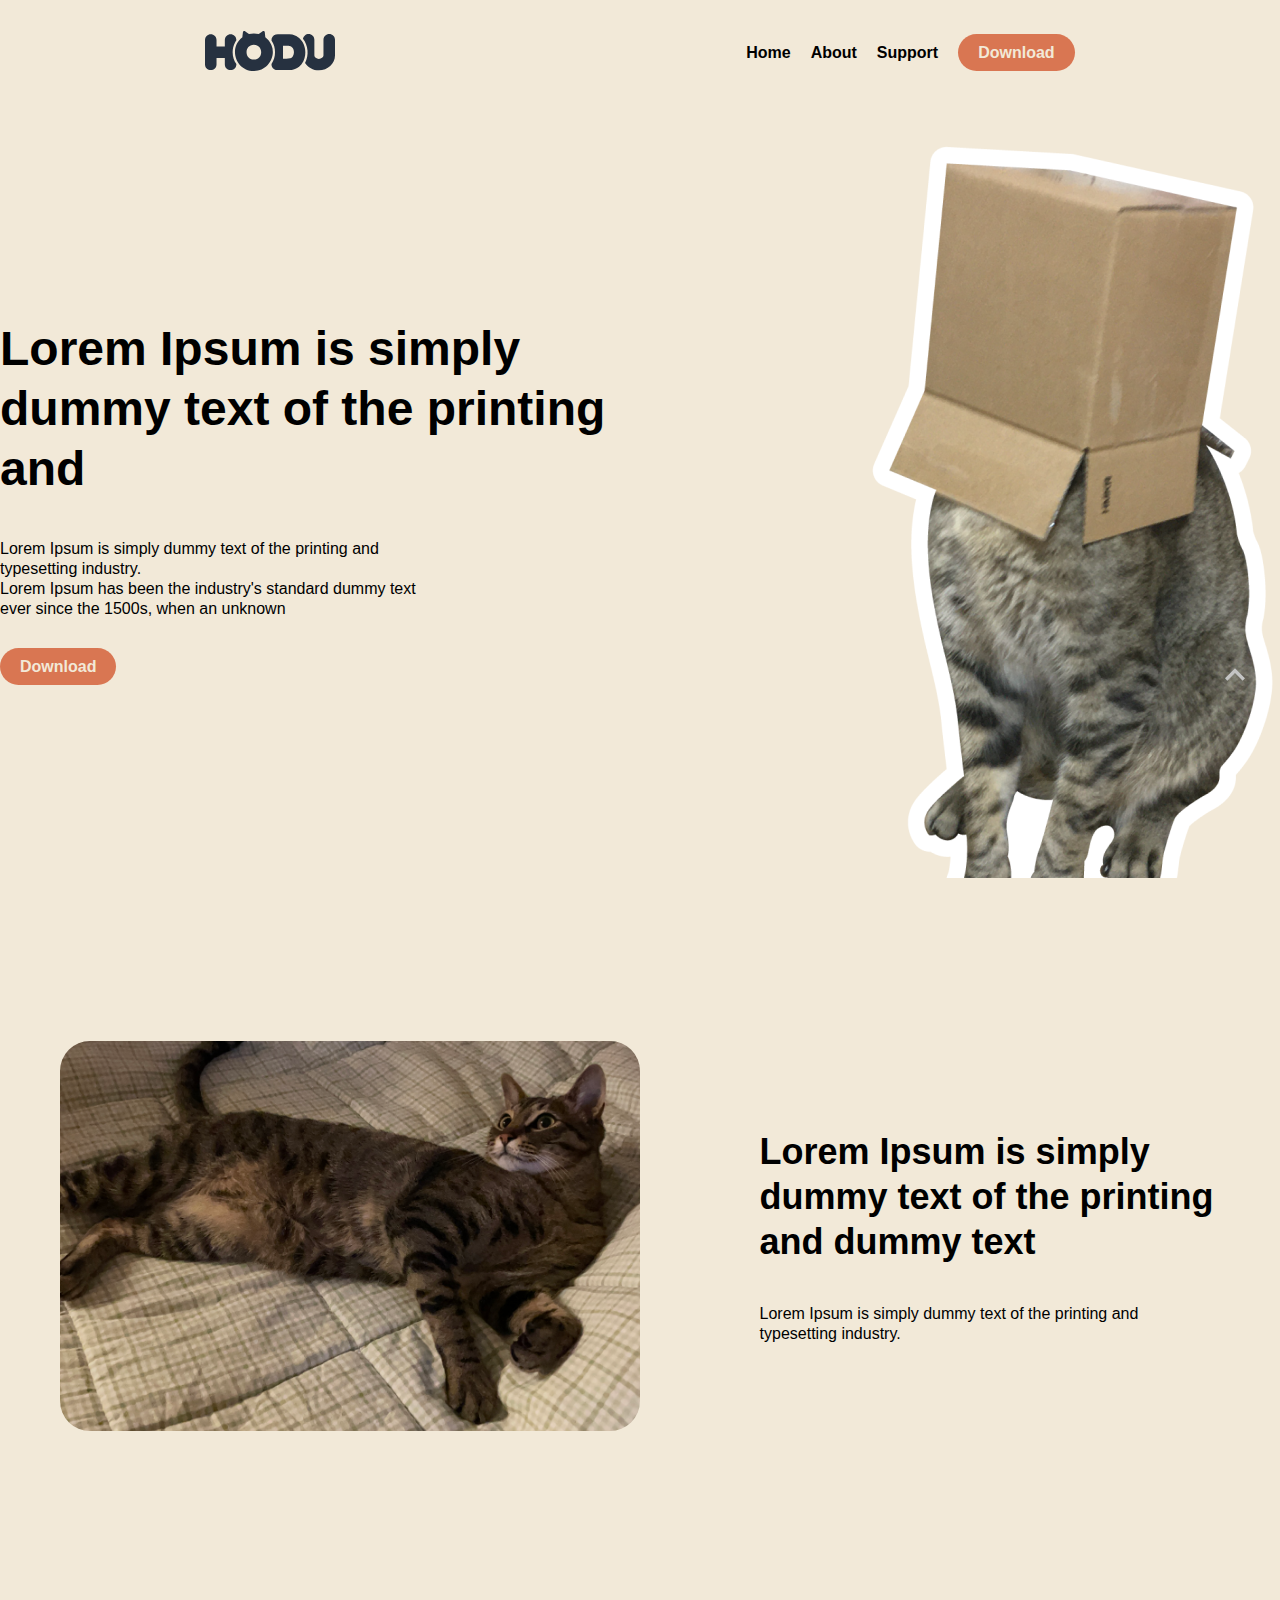
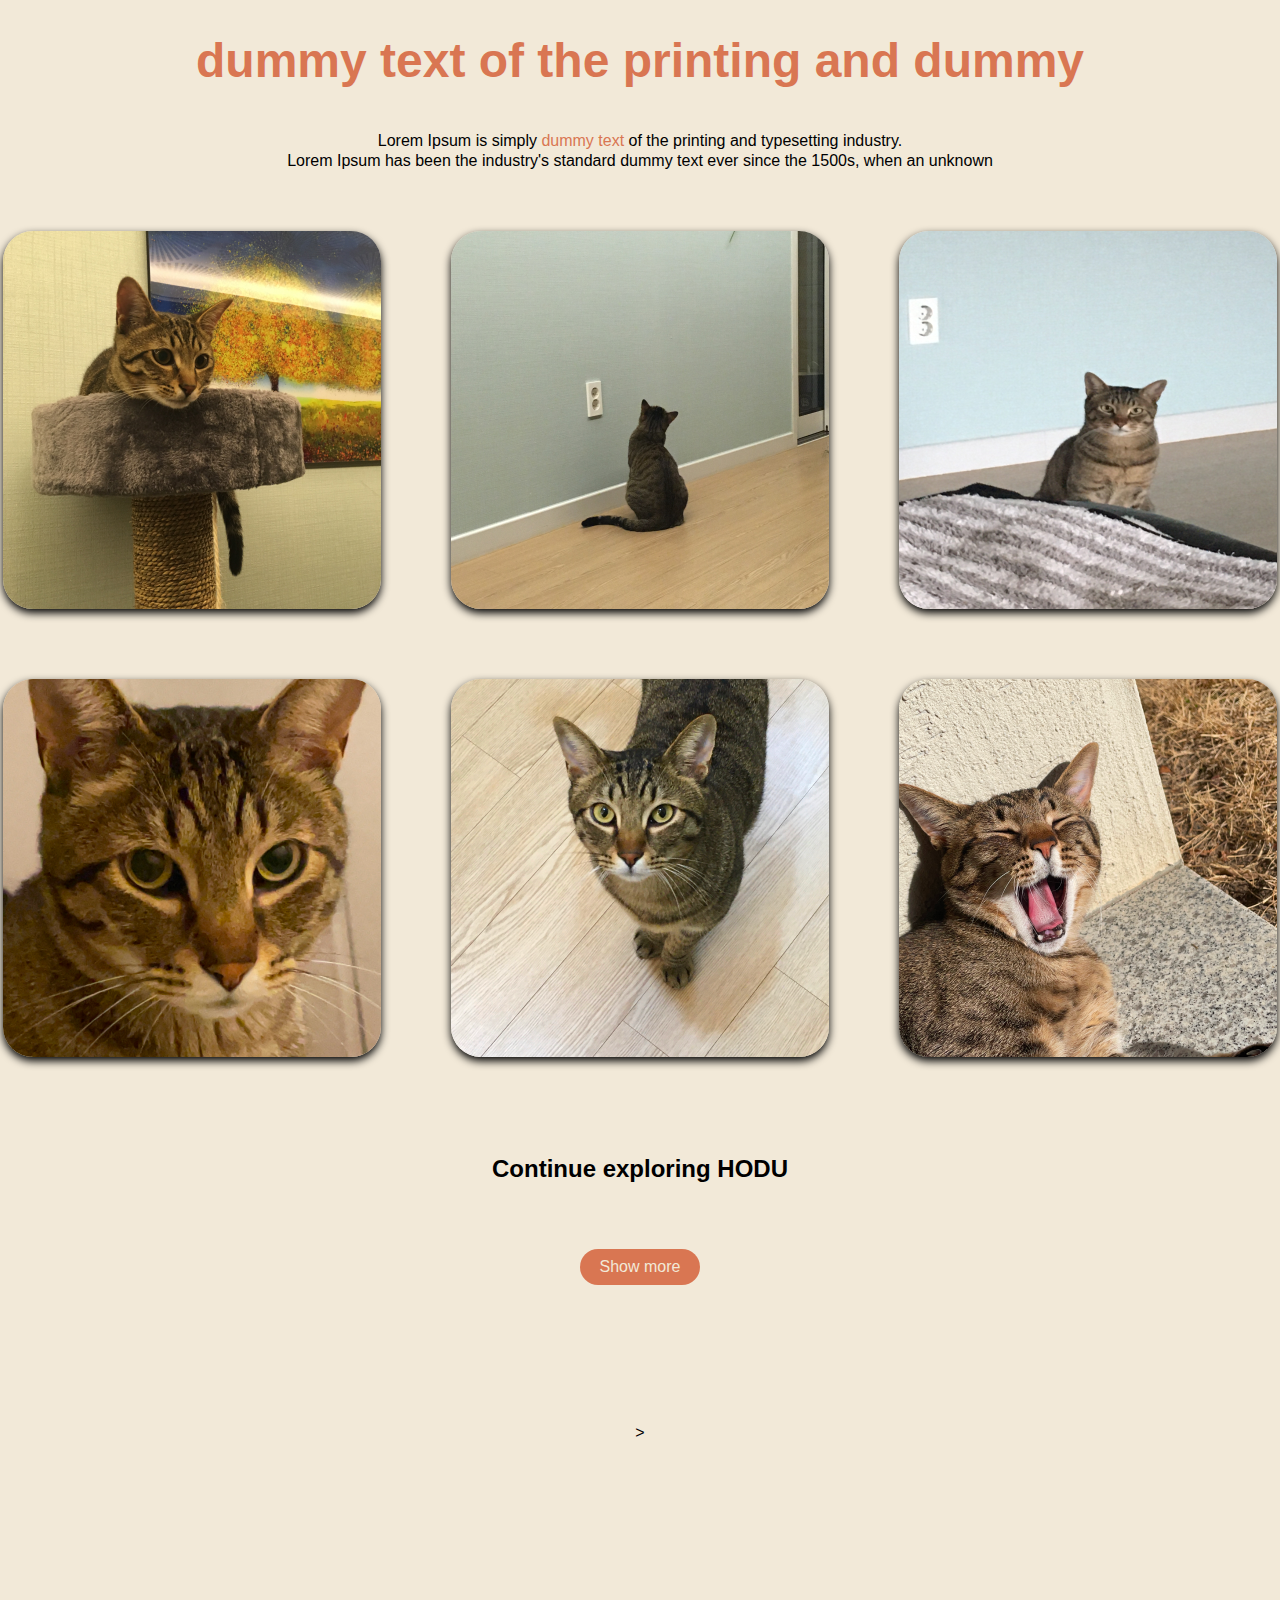
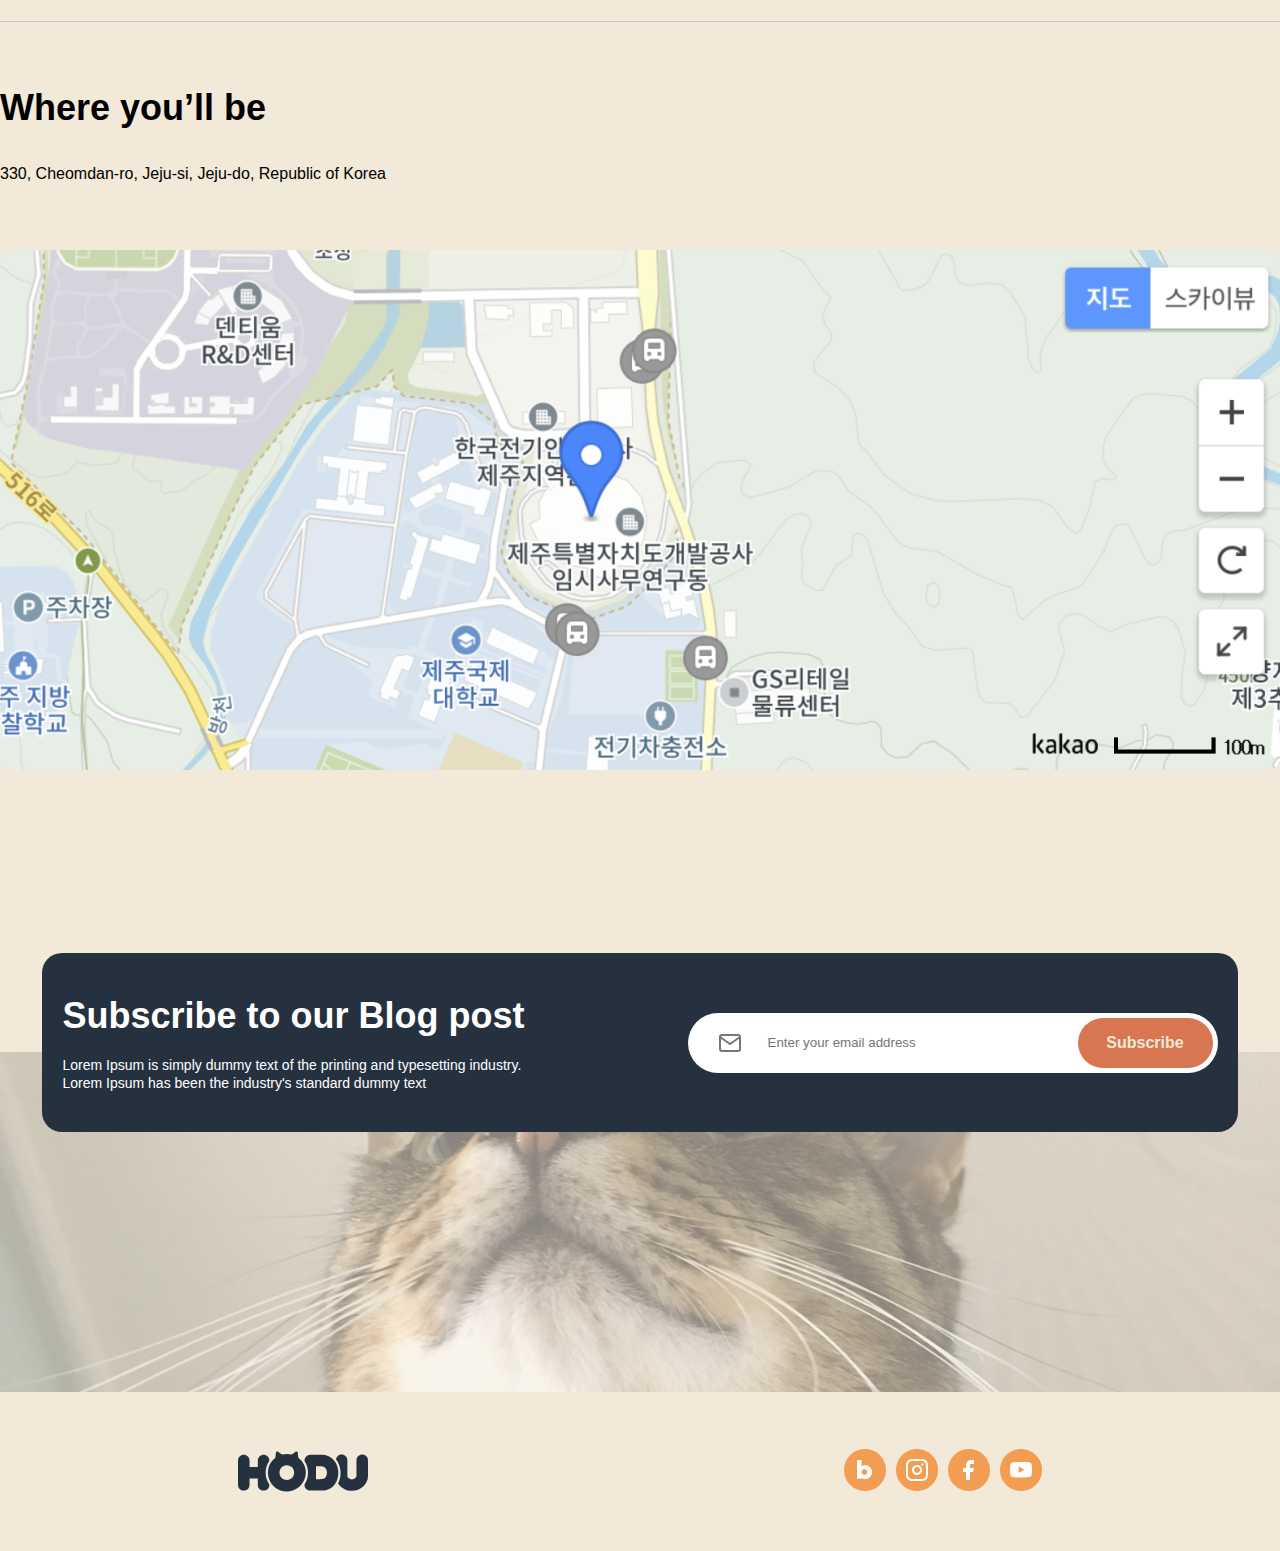
<file: index.html>
<!DOCTYPE html>
<html lang="ko">
<head>
    <meta charset="UTF-8">
    <meta name="viewport" content="width=device-width, initial-scale=1.0">
    <title>HODU</title>
    <link rel="stylesheet" href="./reset.css">
    <link rel="stylesheet" href="./style.css">
    <script src="./script.js"></script>
</head>
<body>
    <!-- 헤더 부분 -->
        <header id="head-line">
            <div class="head-nav">
                <h1>
                    <img src="images/Logo-fin.svg" alt="HODU Logo" id="navbar-logo">
                </h1>
                <nav>
                    <ul>
                        <li><a href="#">Home</a></li>
                        <li><a href="#">About</a></li>
                        <li><a href="#">Support</a></li>
                        <li><a href="#" class="btn-form">Download</a></li>
                    </ul>
                </nav>
            </div>
        </header>
    
    <!-- 메인 부분 -->
    <main>
        <!-- 메인 이미지 -->
        <section class="boxcat">
            <div class="boxcat-content">
                <h2>Lorem Ipsum is simply<br>
                    dummy text of the printing and
                </h2>
                <p>Lorem Ipsum is simply dummy text of the printing and<br>
                    typesetting industry. <br>
                    Lorem Ipsum has been the industry's standard dummy text<br>
                    ever since the 1500s, when an unknown
                </p>
                <a href="#" class="btn-form">Download</a>
            </div>
            <div class="boxcat-image">
                <img src="./images/myo.png" alt="Cat with a Box on Head">
            </div>
        </section>
    
        <!-- 컨텐츠 부분 1 -->
        <section class="content">
            <img src="./images/img2.jpg" class="content-image" alt="Cat laying on bed">
            <div class="content-text">
                <h2>Lorem Ipsum is simply<br>
                    dummy text of the printing<br>
                    and dummy text</h2>
                <p>Lorem Ipsum is simply dummy text of the printing and typesetting industry.</p>
            </div>
        </section>
        
        <!-- 컨텐츠 부분 2 -->
        <!-- grid 형태 사진 갤러리 -->
        <section class="gallery">
            <h2>dummy text of the printing and dummy</h2>
            <p>Lorem Ipsum is simply <span class="highlight">dummy text</span> of the printing and typesetting industry.<br>
                Lorem Ipsum has been the industry's standard dummy text ever since the 1500s, when an unknown
            </p>
            <div class="gallery-grid">
                <img src="./images/img3.jpg" class="inner-cat" alt="Cat 1">
                <img src="./images/img4.jpg" class="inner-cat" alt="Cat 2">
                <img src="./images/img5.jpg" class="inner-cat" alt="Cat 3">
                <img src="./images/img6.png" class="inner-cat" alt="Cat 4">
                <img src="./images/img7.png" class="inner-cat" alt="Cat 5">
                <img src="./images/img8.png" class="inner-cat" alt="Cat 6">
            </div>
            <div class="gallery-cont">
                <h3>Continue exploring HODU</h3>
                <a href="#" class="show-more-btn">Show more</a>
            </div>
        </section>
    
    <!-- 컨텐츠 부분 3 -->>
    <!-- map 부분, API를 연결하지 못했고 사진으로 첨부 -->
        <section class="map">
            <h2>Where you’ll be</h2>
            <p>330, Cheomdan-ro, Jeju-si, Jeju-do, Republic of Korea</p>
            <div class="map-img">
                <img src="./images/mapimg.png" alt="Map Location">
            </div>
        </section>
        
        
        <!-- 컨텐츠 부분 4 -->
        <!-- 구독 기능 부분, 모달창 기능 구현은 아직 X -->
        <article class="subscribe-box">
            <div class="sub-text-box">
                <h2>Subscribe to our Blog post</h2>
                <p>Lorem Ipsum is simply dummy text of the printing and typesetting industry.<br>
                    Lorem Ipsum has been the industry's standard dummy text </p>
            </div>
            

            <form class="subscribe" id="modal">
                <input placeholder="Enter your email address" type="email" class="subscribe-input" id="input-email">
                <button type="submit" onclick="validateEmail()" class="btn-form">Subscribe</button>
            </form>
        </article>
    </main>

    <!-- footer 부분 -->
    <footer>
        <div class="footer-bg-img">
            <img src="images/img1.jpg" alt="Footer Image">
        </div>
        <div class="footer-content">
            <img src="images/Logo-fin.svg" alt="Footer Logo">
            <div class="social-icons">
                <a href="#"><img src="./images/icon-blog.png" alt="Blog"></a>
                <a href="#"><img src="./images/icon-insta.png" alt="Instagram"></a>
                <a href="#"><img src="./images/icon-facebook.png" alt="Facebook"></a>
                <a href="#"><img src="./images/icon-youtube.png" alt="YouTube"></a>
            </div>
        </div>
    </footer>
    
    <!-- 최상단 바로 가기 버튼 -->
    <a href="#top" class="top"><img src="./images/keyboard_arrow_up.svg"></a>
</body>
</html>
</file>
<file: style.css>
html {
    scroll-behavior: smooth;
}

body {
    padding: 0;
    margin: 0;
    font-family: 'Pretendard', sans-serif;
    background-color:#F2E9D8;
    color: #000000;
}

header {
    display: flex;
    max-height: 102px;
    flex-direction: column;
    background-color: #F2E9D8;
}

.head-nav {
    display: flex;
    align-items: center;
    justify-content: space-around;
    margin-top: 31px;
    margin-bottom: 31px;
}

header nav ul {
    display: flex;
    align-items: center;
    gap: 20px;
}

header div nav ul li a {
    text-decoration: none;
    color: #000;
    font-weight: bold;
}

main {
    display: flex;
    flex-direction: column;
    align-items: center;
    gap: 100px;
}

#head-line {
    transition: top 0.3s;
    position: fixed;
    width: 100%;
    top: 0;
	z-index: 100;
    background-color:#F2E9D8;
}

.btn-form {
    background-color: #D97652;
    color: #F2E9D8;
    padding: 10px 20px;
    font-weight: 700;
    border-radius: 40px;
    text-decoration: none;
    cursor: pointer;
}

.boxcat {
    display: flex;
    justify-content: center;
    align-items: center;
    background-color:#F2E9D8;
    flex-direction: row;
    max-height: 800px;
    margin-top: 112px;
    gap: 170px;
}

.boxcat-content {
    max-width: 695px;
}

.boxcat-content h2 {
    font-size: 48px;
    margin-bottom: 40px;
    font-weight: 700;
    line-height: 60px;
}

.boxcat-content p {
    font-size: 16px;
    margin-bottom: 40px;
    line-height: 20px;
}

.content {
    display: flex;
    align-items: center;
    justify-content: center;
    flex-direction: row;
    padding: 60px;
    background-color:#F2E9D8;
    gap: 120px;
}

.content-image {
    width: 660px;
    height: 390px;
    object-fit: cover;
    border-radius: 30px;
}

.content-text {
    display: flex;
    flex-direction: column;
    gap: 40px;
}

.content-text h2 {
    font-size: 36px;
    font-weight: 700;
    line-height: 45px;
}

.content-text p {
    font-size: 16px;
    line-height: 20px;
}

.gallery {
    display: flex;
    text-align: center;
    justify-content: center;
    flex-direction: column;
    padding: 40px 20px;
    background-color:#F2E9D8;
    
}

.gallery h2 {
    color: #D97652;
    font-size: 48px;
    font-weight: 700;
    margin-bottom: 40px;
    line-height: 60px;
}

.gallery h3 {
    color: #000;
    font-size: 24px;
    font-weight: 700;
}

.gallery p {
    color: #000;
    font-size: 16px;
    margin-bottom: 60px;
    line-height: 20px;
}

.gallery .highlight {
    color: #D97652;
}

.gallery-grid {
    display: grid;
    grid-template-columns: repeat(3, 1fr);
    box-sizing: border-box;
    max-width: 1280px;
    gap: 70px;
}

.gallery-cont {
    display: flex;
    align-items: center;
    flex-direction: column;
    text-align: center;
    justify-content: center;
    margin-top: 100px;
    gap: 28px;
}

.inner-cat {
    box-sizing: border-box;
    box-shadow: 0 4px 8px #000;
    width: 378px;
    height: 378px;
    border-radius: 30px;
}

.show-more-btn {
    display: inline-block;
    margin-top: 40px;
    padding: 10px 20px;
    background-color: #D97652;
    color:#F2E9D8;
    border-radius: 40px;
    text-decoration: none;
    cursor: pointer;
}

.map {
    display: flex;
    justify-content: center;
    flex-direction: column;
    align-items: flex-start;
    margin-top: 80px;
    padding-top: 68px;
    border-top: 1px solid rgb(196, 196, 196);
    background-color:#F2E9D8;
    gap: 20px;
    margin-bottom: 80px;
}
.map h2 {
    font-size: 36px;
    margin-bottom: 10px;
    font-weight: 700;
    margin-bottom: 20px;
}
.map p {
    margin-bottom: 48px;
    font-style: normal;
}

.subscribe-box {
    display: flex;
    justify-content: center;
    align-items: center;
    flex-direction: row;
    max-width: 1280px;
    padding: 40px 20px;
    border-radius: 20px;
    background-color: #263140;    
    color: #fff;
    gap: 163px;
    z-index: 100;
}

.subscribe-box h2 {
    font-size: 36px;
    line-height: 45px;
    margin-bottom: 18px;
    font-weight: 700;
}

.subscribe-box p {
    font-size: 14px;
    line-height: 18px;
    
}

.subscribe {
    position: relative;
    width: 530px;
}

.subscribe::before {
    content: '';
    position: absolute;
    top: 50%;
    transform: translateY(-50%);
    left: 30px;
    width: 24px;
    height: 24px;
    background: url(./images/mail.svg);
    z-index: 1;
}

.subscribe input {
    position: relative;
    width: 100%;
    padding: 10px;
    border-radius: 60px;
    border: none;
    box-sizing: border-box;
    height: 60px;
}

.subscribe input::placeholder {
    padding-left: 70px;
}

.subscribe .btn-form {
    position: absolute;
    top: 50%;
    right: 5px;
    transform: translateY(-50%);
    width: 135px;
    height: 50px;
    border: none;
    font-size: 16px;
    line-height: 20px;
    cursor: pointer;
}

.footer-bg-img {
    width: 100%;
    height: 340px;
    margin-top: -80px;
}
.footer-bg-img img {
    width: 100%;
    height: 100%;
    object-fit: cover;
    object-position: center;
    opacity: 0.5;
}

.footer-content {
    display: flex;
    justify-content: space-around;
    background-color: #F2E9D8;
    margin-top: 57px;
    margin-bottom: 57px;
}

.social-icons {
    display: flex;
    justify-content: center;
    gap: 10px;
}

.social-icons img {
    width: 42px;
    height: 42px;
}

.top {
    display: flex;
    justify-content: center;
    align-items: center;
    position: fixed;
    bottom: 200px;
    right: 20px;
    width: 50px;
    height: 50px;
    border-radius: 50%;
    cursor: pointer;
    z-index: 100;
}

.top:hover {
    background-color: #000;
}
</file>
